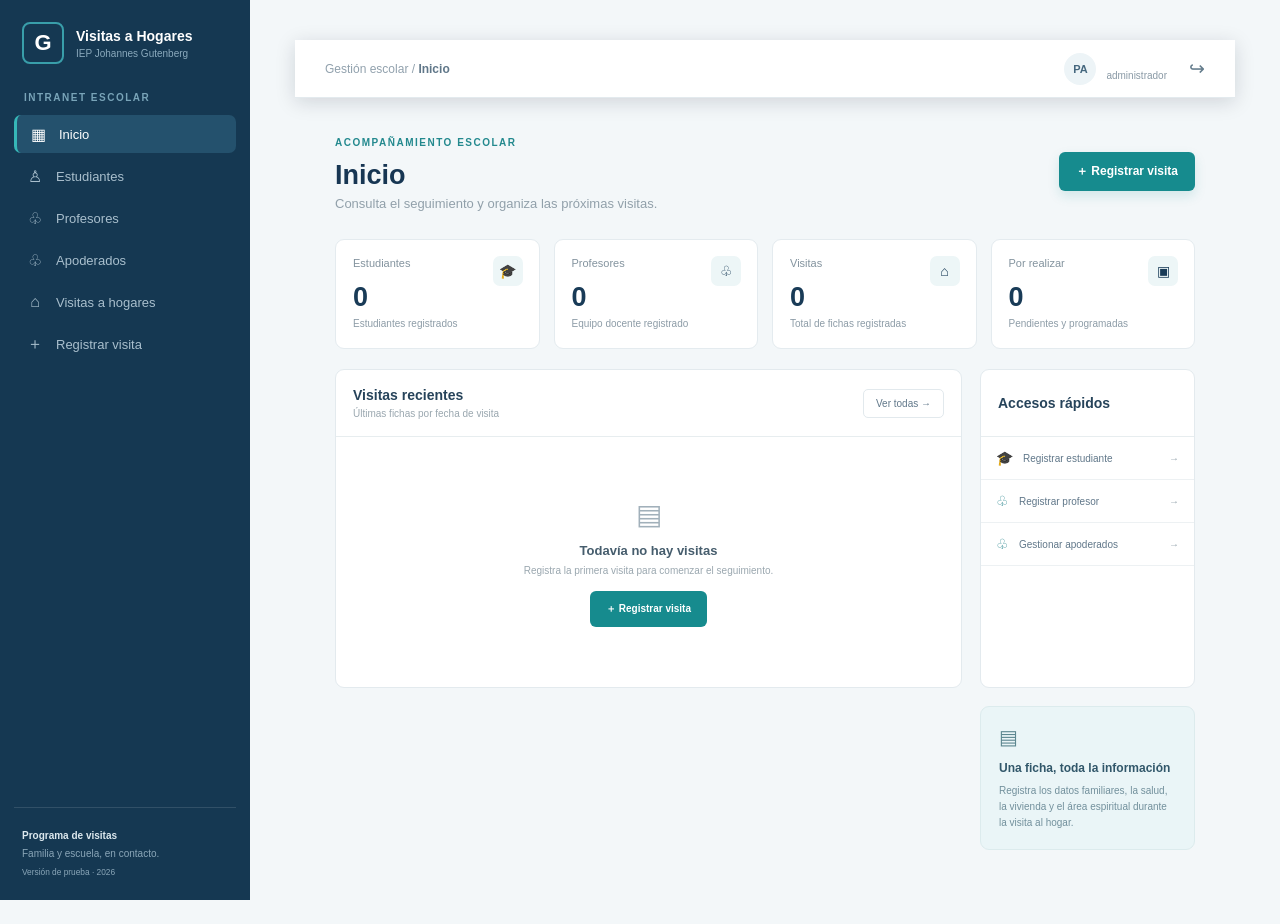
<file: frontend/index.html>
<!DOCTYPE html>
<html lang="es">

<head>

    <meta charset="UTF-8">
    <meta name="viewport" content="width=device-width, initial-scale=1.0">

    <title>Inicio | Visitas a Hogares</title>

    <link rel="stylesheet" href="css/estilos.css">

</head>

<body class="dashboard-body">

    <!-- ==========================================
         BARRA LATERAL
    =========================================== -->

    <aside class="sidebar">

        <!-- LOGO -->

        <div class="sidebar-logo">

            <div class="sidebar-logo-icon">
                G
            </div>

            <div>
                <strong>Visitas a Hogares</strong>
                <span>IEP Johannes Gutenberg</span>
            </div>

        </div>


        <!-- MENÚ -->

        <div class="sidebar-seccion">
            INTRANET ESCOLAR
        </div>


        <nav class="sidebar-menu">

            <a href="index.html" class="activo">
                <span>▦</span>
                Inicio
            </a>

            <a href="pages/alumnos.html">
                <span>♙</span>
                Estudiantes
            </a>

            <a href="pages/profesores.html">
                <span>♧</span>
                Profesores
            </a>

            <a href="#">
                <span>♧</span>
                Apoderados
            </a>

            <a href="pages/visitas.html">
                <span>⌂</span>
                Visitas a hogares
            </a>

            <a href="pages/registrar-visita.html">
                <span>＋</span>
                Registrar visita
            </a>

        </nav>


        <!-- PARTE INFERIOR -->

        <div class="sidebar-footer">

            <strong>
                Programa de visitas
            </strong>

            <span>
                Familia y escuela, en contacto.
            </span>

            <small>
                Versión de prueba · 2026
            </small>

        </div>

    </aside>


    <!-- ==========================================
         CONTENIDO
    =========================================== -->

    <main class="dashboard-main">


        <!-- ======================================
             BARRA SUPERIOR
        ======================================= -->

        <header class="dashboard-header">

            <div class="breadcrumb">
                Gestión escolar / <strong>Inicio</strong>
            </div>


            <div class="usuario-header">

                <div class="usuario-avatar">
                    PA
                </div>

                <div class="usuario-info">

                    <strong id="nombre-usuario">
                        Pablo
                    </strong>

                    <span>
                        administrador
                    </span>

                </div>

                <button
                    type="button"
                    class="btn-salir"
                    id="btn-cerrar-sesion"
                    title="Cerrar sesión">

                    ↪

                </button>

            </div>

        </header>


        <!-- ======================================
             CONTENIDO DEL DASHBOARD
        ======================================= -->

        <div class="dashboard-contenido">


            <!-- CABECERA -->

            <section class="dashboard-titulo">

                <div>

                    <span>
                        ACOMPAÑAMIENTO ESCOLAR
                    </span>

                    <h1>
                        Inicio
                    </h1>

                    <p>
                        Consulta el seguimiento y organiza las próximas visitas.
                    </p>

                </div>


                <a
                    href="pages/registrar-visita.html"
                    class="btn-registrar">

                    ＋ Registrar visita

                </a>

            </section>


            <!-- ======================================
                 ESTADÍSTICAS
            ======================================= -->

            <section class="dashboard-estadisticas">


                <!-- ESTUDIANTES -->

                <div class="dashboard-card">

                    <div class="card-icono">
                        🎓
                    </div>

                    <span>
                        Estudiantes
                    </span>

                    <strong id="total-alumnos">
                        0
                    </strong>

                    <small>
                        Estudiantes registrados
                    </small>

                </div>


                <!-- PROFESORES -->

                <div class="dashboard-card">

                    <div class="card-icono">
                        ♧
                    </div>

                    <span>
                        Profesores
                    </span>

                    <strong id="total-profesores">
                        0
                    </strong>

                    <small>
                        Equipo docente registrado
                    </small>

                </div>


                <!-- VISITAS -->

                <div class="dashboard-card">

                    <div class="card-icono">
                        ⌂
                    </div>

                    <span>
                        Visitas
                    </span>

                    <strong id="total-visitas">
                        0
                    </strong>

                    <small>
                        Total de fichas registradas
                    </small>

                </div>


                <!-- POR REALIZAR -->

                <div class="dashboard-card">

                    <div class="card-icono">
                        ▣
                    </div>

                    <span>
                        Por realizar
                    </span>

                    <strong id="total-pendientes">
                        0
                    </strong>

                    <small>
                        Pendientes y programadas
                    </small>

                </div>

            </section>


            <!-- ======================================
                 FILA PRINCIPAL
            ======================================= -->

            <section class="dashboard-grid">


                <!-- VISITAS RECIENTES -->

                <div class="dashboard-panel">

                    <div class="panel-titulo">

                        <div>

                            <h2>
                                Visitas recientes
                            </h2>

                            <p>
                                Últimas fichas por fecha de visita
                            </p>

                        </div>


                        <a href="pages/visitas.html">
                            Ver todas →
                        </a>

                    </div>


                    <div class="visitas-recientes">

                        <div class="sin-datos">

                            <div class="sin-datos-icono">
                                ▤
                            </div>

                            <strong>
                                Todavía no hay visitas
                            </strong>

                            <p>
                                Registra la primera visita para comenzar el seguimiento.
                            </p>

                            <a
                                href="pages/registrar-visita.html"
                                class="btn-registrar-pequeno">

                                ＋ Registrar visita

                            </a>

                        </div>

                    </div>

                </div>


                <!-- ACCESOS RÁPIDOS -->

                <div class="dashboard-panel accesos-panel">

                    <div class="panel-titulo">

                        <div>

                            <h2>
                                Accesos rápidos
                            </h2>

                        </div>

                    </div>


                    <div class="accesos-lista">

                        <a href="pages/alumnos.html">
                            <span>🎓</span>
                            Registrar estudiante
                            <b>→</b>
                        </a>

                        <a href="pages/profesores.html">
                            <span>♧</span>
                            Registrar profesor
                            <b>→</b>
                        </a>

                        <a href="#">
                            <span>♧</span>
                            Gestionar apoderados
                            <b>→</b>
                        </a>

                    </div>

                </div>


                <!-- INFORMACIÓN -->

                <div class="dashboard-info">

                    <div class="info-icono">
                        ▤
                    </div>

                    <strong>
                        Una ficha, toda la información
                    </strong>

                    <p>
                        Registra los datos familiares, la salud,
                        la vivienda y el área espiritual durante
                        la visita al hogar.
                    </p>

                </div>


            </section>

        </div>

    </main>


    <!-- JAVASCRIPT -->

    <script src="js/app.js"></script>

</body>

</html>
</file>
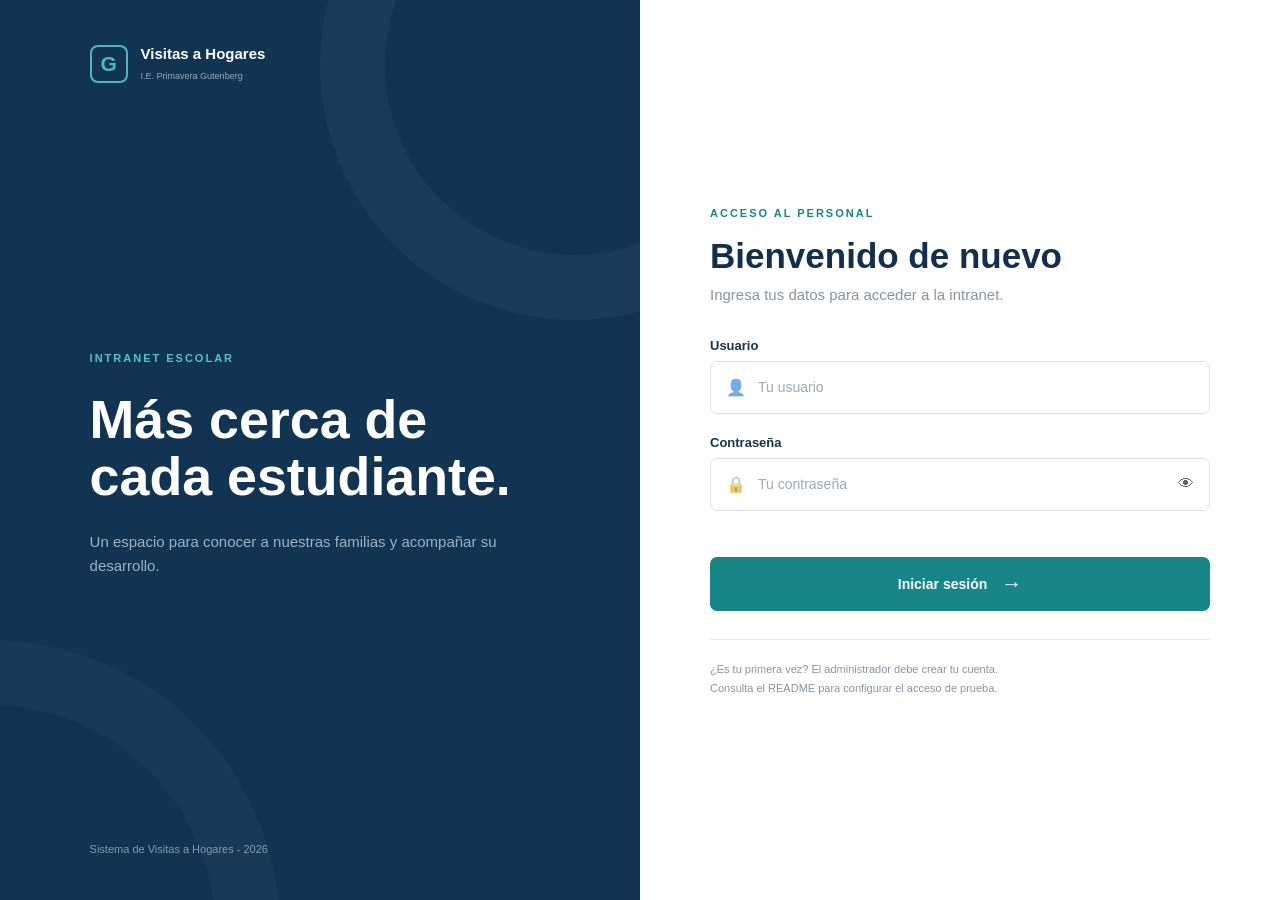
<file: frontend/login.html>
<!DOCTYPE html>
<html lang="es">

<head>
    <meta charset="UTF-8">
    <meta name="viewport" content="width=device-width, initial-scale=1.0">

    <title>Iniciar sesión | Visitas a Hogares</title>

    <link rel="stylesheet" href="css/login.css">
</head>

<body>

    <div class="login-container">

        <!-- =========================
             PANEL IZQUIERDO
        ========================== -->

        <section class="left-panel">

            <div class="logo-container">

                <div class="logo-icon">
                    G
                </div>

                <div class="logo-text">
                    <h3>Visitas a Hogares</h3>
                    <span>I.E. Primavera Gutenberg</span>
                </div>

            </div>


            <div class="left-content">

                <span class="section-title">
                    INTRANET ESCOLAR
                </span>

                <h1>
                    Más cerca de<br>
                    cada estudiante.
                </h1>

                <p>
                    Un espacio para conocer a nuestras familias
                    y acompañar su desarrollo.
                </p>

            </div>


            <div class="left-footer">
                Sistema de Visitas a Hogares - 2026
            </div>

        </section>


        <!-- =========================
             PANEL DERECHO
        ========================== -->

        <section class="right-panel">

            <div class="login-box">

                <span class="access-title">
                    ACCESO AL PERSONAL
                </span>

                <h2>
                    Bienvenido de nuevo
                </h2>

                <p class="description">
                    Ingresa tus datos para acceder a la intranet.
                </p>


                <form id="loginForm">

                    <!-- USUARIO -->

                    <div class="input-group">

                        <label for="usuario">
                            Usuario
                        </label>

                        <div class="input-container">

                            <span class="icon">
                                👤
                            </span>

                            <input
                                type="text"
                                id="usuario"
                                placeholder="Tu usuario"
                                autocomplete="username"
                            >

                        </div>

                    </div>


                    <!-- CONTRASEÑA -->

                    <div class="input-group">

                        <label for="password">
                            Contraseña
                        </label>

                        <div class="input-container">

                            <span class="icon">
                                🔒
                            </span>

                            <input
                                type="password"
                                id="password"
                                placeholder="Tu contraseña"
                                autocomplete="current-password"
                            >

                            <button
                                type="button"
                                id="showPassword"
                                class="show-password">
                                👁
                            </button>

                        </div>

                    </div>


                    <!-- MENSAJE DE ERROR -->

                    <div
                        id="errorMessage"
                        class="error-message">
                    </div>


                    <!-- BOTÓN -->

                    <button
                        type="submit"
                        class="login-button">

                        <span>
                            Iniciar sesión
                        </span>

                        <span class="arrow">
                            →
                        </span>

                    </button>

                </form>


                <div class="help-text">

                    ¿Es tu primera vez?
                    El administrador debe crear tu cuenta.

                    <br>

                    Consulta el README para configurar
                    el acceso de prueba.

                </div>

            </div>

        </section>

    </div>


    <script src="js/login.js"></script>

</body>

</html>
</file>
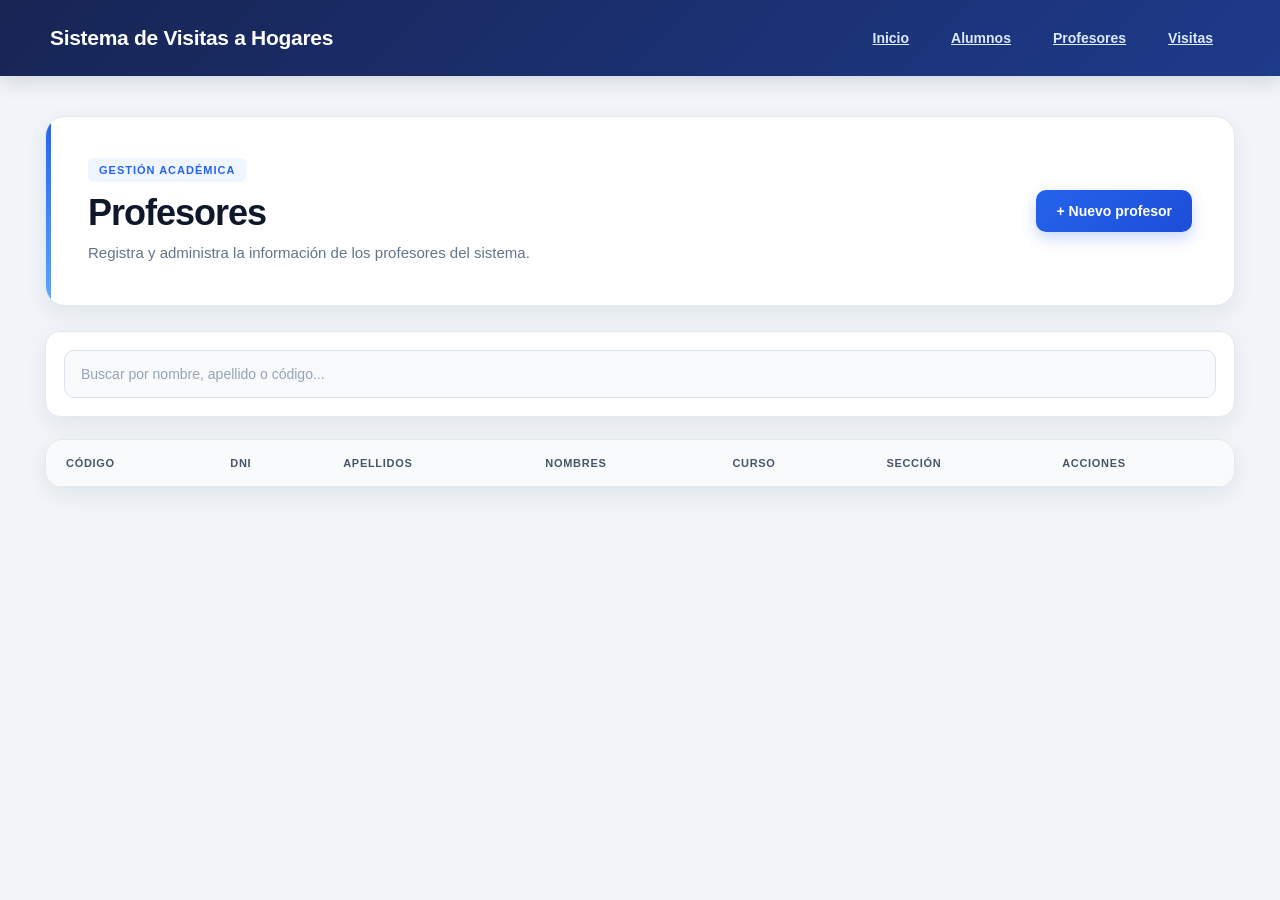
<file: frontend/pages/profesores.html>
<!DOCTYPE html>
<html lang="es">

<head>
    <meta charset="UTF-8">

    <meta name="viewport" content="width=device-width, initial-scale=1.0">

    <title>Profesores | Sistema de Visitas</title>

    <link rel="stylesheet" href="../css/estilos.css">
</head>


<body>

    <!-- ==========================================
         ENCABEZADO
    =========================================== -->

    <header>

        <div class="logo">
            Sistema de Visitas a Hogares
        </div>


        <nav>

            <a href="../index.html">
                Inicio
            </a>

            <a href="alumnos.html">
                Alumnos
            </a>

            <a href="profesores.html">
                Profesores
            </a>

            <a href="visitas.html">
                Visitas
            </a>

        </nav>

    </header>



    <!-- ==========================================
         CONTENIDO PRINCIPAL
    =========================================== -->

    <main>

        <section class="pagina-header">

            <div>

                <span class="etiqueta">
                    GESTIÓN ACADÉMICA
                </span>

                <h1>
                    Profesores
                </h1>

                <p>
                    Registra y administra la información
                    de los profesores del sistema.
                </p>

            </div>


            <button
                type="button"
                class="btn-principal"
                id="btn-nuevo-profesor">

                + Nuevo profesor

            </button>

        </section>



        <!-- ==========================================
             BUSCADOR
        =========================================== -->

        <section class="busqueda">

            <input
                type="text"
                id="buscar-profesor"
                placeholder="Buscar por nombre, apellido o código..."
            >

        </section>



        <!-- ==========================================
             TABLA DE PROFESORES
        =========================================== -->

        <section class="tabla-contenedor">

    <table>

        <thead>

            <tr>

                <th>Código</th>
                <th>DNI</th>
                <th>Apellidos</th>
                <th>Nombres</th>
                <th>Curso</th>
                <th>Sección</th>
                <th>Acciones</th>

            </tr>

        </thead>


        <tbody id="tabla-profesores">

            <!--
                JavaScript agregará aquí
                los profesores registrados.
            -->

        </tbody>

    </table>

</section>
    </main>



    <!-- ==========================================
         MODAL NUEVO PROFESOR
    =========================================== -->

    <div
        class="modal"
        id="modal-profesor">


        <div class="modal-contenido">


            <!-- CABECERA DEL MODAL -->

            <div class="modal-header">

                <div>

                    <span class="etiqueta">
                        REGISTRO
                    </span>

                    <h2>
                        Nuevo profesor
                    </h2>

                </div>


                <button
                    type="button"
                    id="cerrar-modal-profesor">

                    &times;

                </button>

            </div>



            <!-- ==========================================
                 FORMULARIO
            =========================================== -->

            <form id="form-profesor">


                <div class="form-grid">


                    <!-- CÓDIGO -->

                    <div class="campo">

                        <label for="codigo-profesor">
                            Código del profesor
                        </label>

                        <input
                            type="text"
                            id="codigo-profesor"
                            placeholder="Ej. P001"
                            required
                        >

                    </div>



                    <!-- DNI -->

                    <div class="campo">

                        <label for="dni-profesor">
                            DNI
                        </label>

                        <input
                            type="text"
                            id="dni-profesor"
                            placeholder="Ingrese DNI"
                            maxlength="8"
                            required
                        >

                    </div>



                    <!-- APELLIDOS -->

                    <div class="campo">

                        <label for="apellidos-profesor">
                            Apellidos
                        </label>

                        <input
                            type="text"
                            id="apellidos-profesor"
                            placeholder="Apellidos"
                            required
                        >

                    </div>

                    <!-- NOMBRES -->

                    <div class="campo">

                        <label for="nombres-profesor">
                            Nombres
                        </label>

                        <input
                            type="text"
                            id="nombres-profesor"
                            placeholder="Nombres"
                            required
                        >

                    </div>



                    <!-- CURSO -->

                    <div class="campo">

                        <label for="curso-profesor">
                            Curso que dicta
                        </label>

                        <select
                            id="curso-profesor"
                            required>

                            <option value="">
                                Seleccionar curso
                            </option>

                            <option value="Matemática">
                                Matemática
                            </option>

                            <option value="Comunicación">
                                Comunicación
                            </option>

                            <option value="Ciencia y Tecnología">
                                Ciencia y Tecnología
                            </option>

                            <option value="Inglés">
                                Inglés
                            </option>

                            <option value="Historia">
                                Historia
                            </option>

                            <option value="Educación Física">
                                Educación Física
                            </option>

                        </select>

                    </div>



                    <!-- SECCIÓN -->

                    <div class="campo">

                        <label for="seccion-profesor">
                            Sección
                        </label>

                        <select
                            id="seccion-profesor"
                            required>

                            <option value="">
                                Seleccionar sección
                            </option>

                            <option value="A">
                                A
                            </option>

                            <option value="B">
                                B
                            </option>

                            <option value="C">
                                C
                            </option>

                            <option value="D">
                                D
                            </option>

                        </select>

                    </div>


                </div>



                <!-- ==========================================
                     BOTONES
                =========================================== -->

                <div class="modal-acciones">

                    <button
                        type="button"
                        class="btn-cancelar"
                        id="cancelar-profesor">

                        Cancelar

                    </button>


                    <button
                        type="submit"
                        class="btn-principal">

                        Guardar profesor

                    </button>

                </div>


            </form>

        </div>

    </div>



    <!-- JAVASCRIPT -->

    <script src="../js/profesores.js"></script>

</body>

</html>
</file>
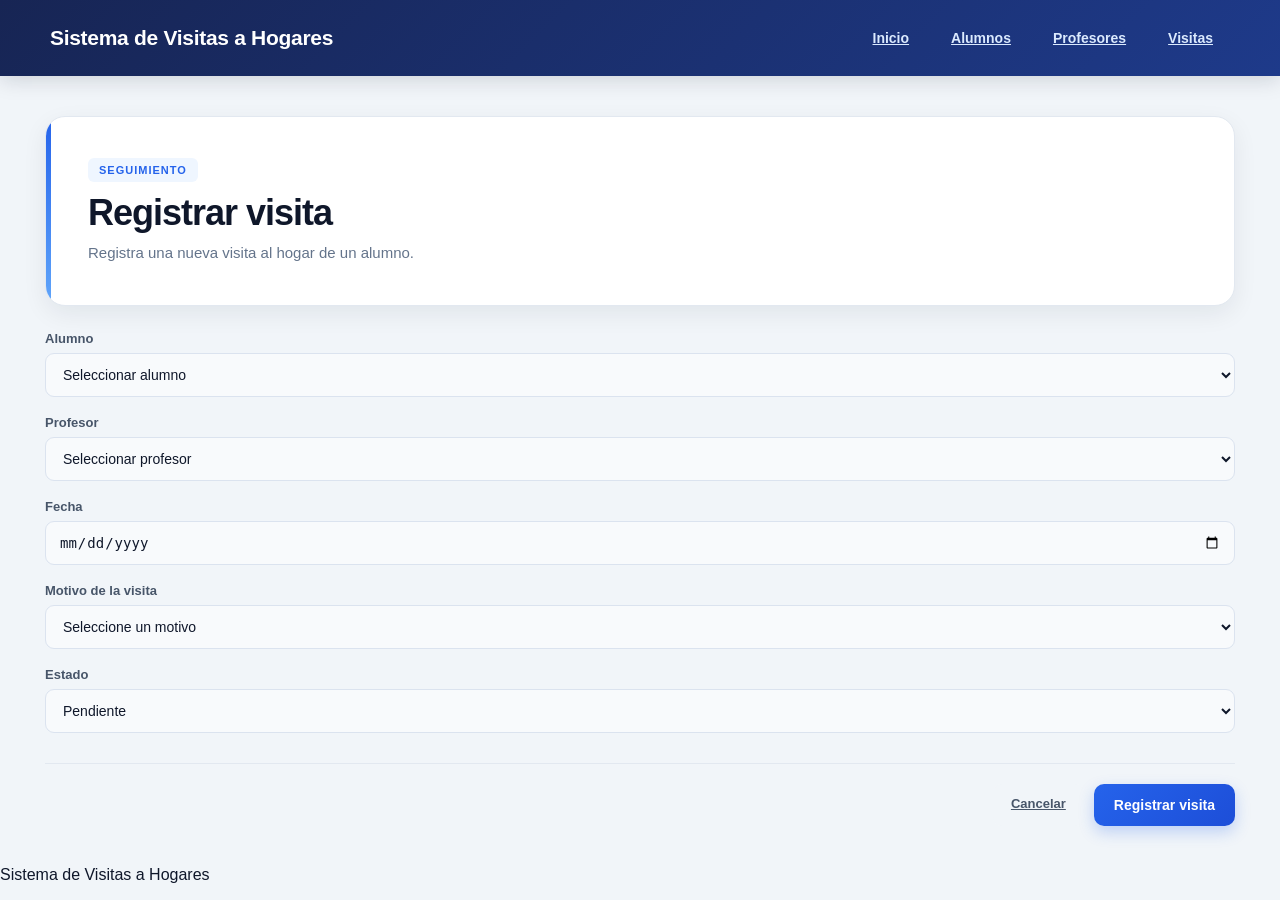
<file: frontend/pages/registrar-visita.html>
<!DOCTYPE html>
<html lang="es">

<head>

    <meta charset="UTF-8">

    <meta name="viewport"
          content="width=device-width, initial-scale=1.0">

    <title>Registrar Visita | Sistema de Visitas a Hogares</title>

    <link rel="stylesheet"
          href="../css/estilos.css">

</head>


<body>


    <!-- ==========================================
         ENCABEZADO
    =========================================== -->

    <header>

        <div class="logo">
            Sistema de Visitas a Hogares
        </div>


        <nav>

            <a href="../index.html">
                Inicio
            </a>

            <a href="alumnos.html">
                Alumnos
            </a>

            <a href="profesores.html">
                Profesores
            </a>

            <a href="visitas.html">
                Visitas
            </a>

        </nav>

    </header>



    <!-- ==========================================
         CONTENIDO PRINCIPAL
    =========================================== -->

    <main>


        <!-- ==========================================
             ENCABEZADO DE LA PÁGINA
        =========================================== -->

        <section class="pagina-header">

            <div>

                <span class="etiqueta">
                    SEGUIMIENTO
                </span>

                <h1>
                    Registrar visita
                </h1>

                <p>
                    Registra una nueva visita al hogar de un alumno.
                </p>

            </div>

        </section>



        <!-- ==========================================
             FORMULARIO
        =========================================== -->

        <section class="bienvenida">

            <form id="form-registro-visita">


                <!-- ALUMNO -->

                <div class="campo">

    <label for="alumno-registro">
        Alumno
    </label>

    <select id="alumno-registro" required>

        <option value="">
            Seleccionar alumno
        </option>

    </select>

</div>

                <br>


                <!-- PROFESOR -->

                <div class="campo">

    <label for="profesor-registro">
        Profesor
    </label>

    <select id="profesor-registro" required>

        <option value="">
            Seleccionar profesor
        </option>

    </select>

</div>
                <br>


                <!-- FECHA -->

                <div class="campo">

                    <label for="fecha-registro">
                        Fecha
                    </label>

                    <input
                        type="date"
                        id="fecha-registro"
                        required
                    >

                </div>


                <br>


                <!-- MOTIVO -->

                <div class="campo">

                    <label for="motivo-registro">
                        Motivo de la visita
                    </label>

                    <select
                        id="motivo-registro"
                        required
                    >

                        <option value="">
                            Seleccione un motivo
                        </option>

                        <option value="Seguimiento académico">
                            Seguimiento académico
                        </option>

                        <option value="Problemas de asistencia">
                            Problemas de asistencia
                        </option>

                        <option value="Problemas familiares">
                            Problemas familiares
                        </option>

                        <option value="Orientación">
                            Orientación
                        </option>

                        <option value="Otro">
                            Otro
                        </option>

                    </select>

                </div>


                <br>


                <!-- ESTADO -->

                <div class="campo">

                    <label for="estado-registro">
                        Estado
                    </label>

                    <select
                        id="estado-registro"
                        required
                    >

                        <option value="Pendiente">
                            Pendiente
                        </option>

                        <option value="Realizada">
                            Realizada
                        </option>

                        <option value="Cancelada">
                            Cancelada
                        </option>

                    </select>

                </div>


                <!-- BOTONES -->

                <div class="modal-acciones">

                    <a
                        href="visitas.html"
                        class="btn-cancelar">
                        Cancelar
                    </a>

                    <button
                        type="submit"
                        class="btn-principal">
                        Registrar visita
                    </button>

                </div>


            </form>

        </section>


    </main>



    <!-- ==========================================
         PIE DE PÁGINA
    =========================================== -->

    <footer>

        Sistema de Visitas a Hogares

    </footer>

     <script src="../js/registrar-visita.js"></script> 

</body>

</html>
</file>
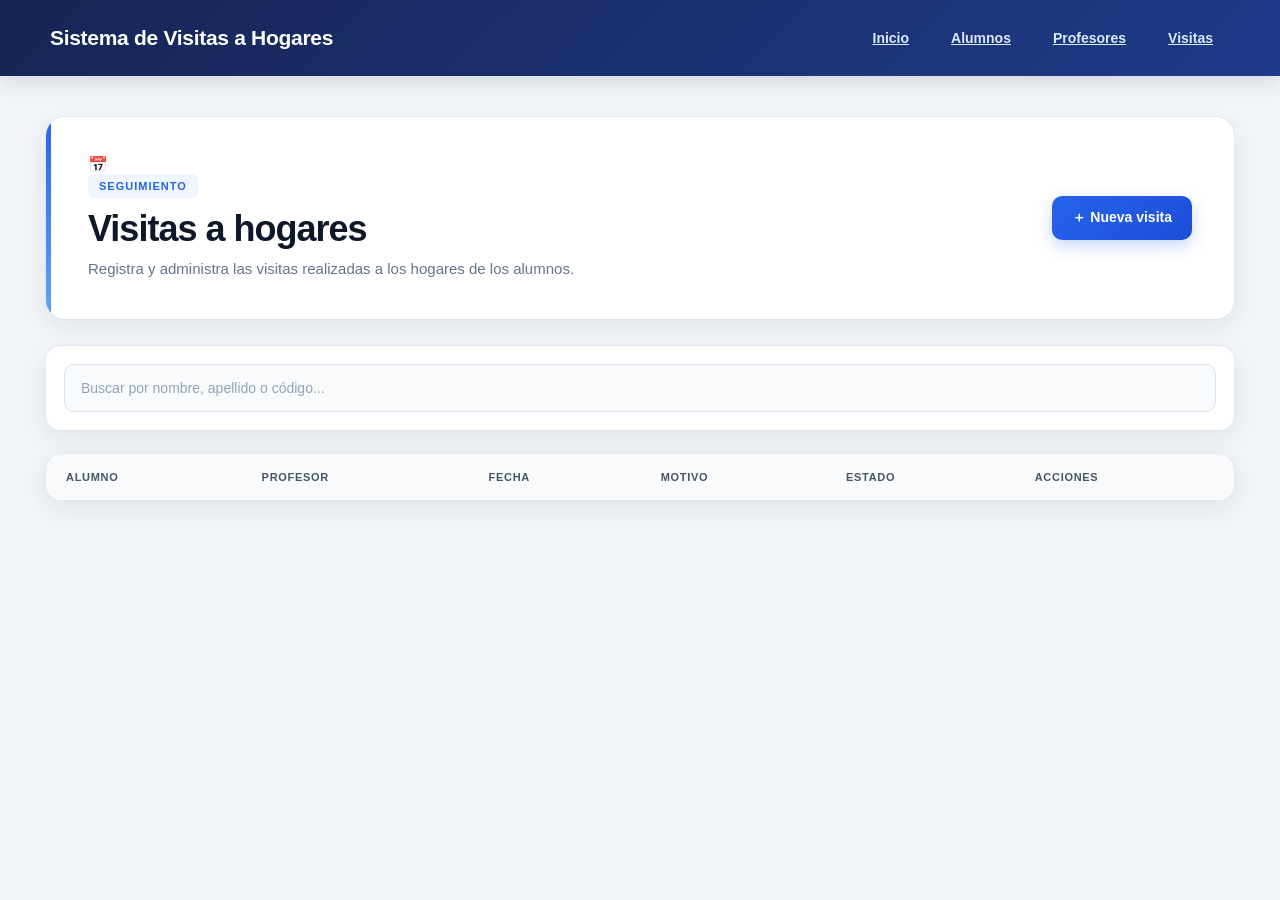
<file: frontend/pages/visitas.html>
<!DOCTYPE html>
<html lang="es">

<head>
    <meta charset="UTF-8">
    <meta name="viewport" content="width=device-width, initial-scale=1.0">

    <title>Visitas | Sistema de Visitas a Hogares</title>

    <link rel="stylesheet" href="../css/estilos.css">
</head>

<body>

    <!-- ==========================================
         ENCABEZADO
    =========================================== -->

    <header>

        <div class="logo">
            Sistema de Visitas a Hogares
        </div>

        <nav>

            <a href="../index.html">
                Inicio
            </a>

            <a href="alumnos.html">
                Alumnos
            </a>

            <a href="profesores.html">
                Profesores
            </a>

            <a href="visitas.html">
                Visitas
            </a>

        </nav>

    </header>


    <!-- ==========================================
         CONTENIDO PRINCIPAL
    =========================================== -->

    <main>

        <!-- CABECERA DE VISITAS -->

        <section class="pagina-header">

            <div class="pagina-titulo">

                <div class="icono-pagina">
                    📅
                </div>

                <div>

                    <span class="etiqueta">
                        SEGUIMIENTO
                    </span>

                    <h1>
                        Visitas a hogares
                    </h1>

                    <p>
                        Registra y administra las visitas realizadas
                        a los hogares de los alumnos.
                    </p>

                </div>

            </div>


            <button
                type="button"
                class="btn-principal"
                id="btn-nueva-visita">

                <span>＋</span>
                Nueva visita

            </button>

        </section>


        <!-- ==========================================
             BUSCADOR
        =========================================== -->
<section class="busqueda">

    <input
        type="text"
        id="buscar-alumno"
        placeholder="Buscar por nombre, apellido o código..."
    >

</section>


        <!-- ==========================================
             TABLA DE VISITAS
        =========================================== -->

        <section class="tabla-contenedor">

            <table>

                <thead>

                    <tr>

                        <th>Alumno</th>
                        <th>Profesor</th>
                        <th>Fecha</th>
                        <th>Motivo</th>
                        <th>Estado</th>
                        <th>Acciones</th>

                    </tr>

                </thead>


                <tbody id="tabla-visitas">

                    <!-- VISITA DE EJEMPLO -->

                    <tr>

                        <td>
                            Juan Pérez García
                        </td>

                        <td>
                            Carlos López
                        </td>

                        <td>
                            05/09/2026
                        </td>

                        <td>
                            Seguimiento académico
                        </td>

                        <td>
                            <span class="badge-estado pendiente">
                                Pendiente
                            </span>
                        </td>

                        <td>

                            <div class="acciones-tabla">

                                <button
                                    type="button"
                                    class="btn-editar-visita btn-editar">

                                    ✏️ Editar

                                </button>


                                <button
                                    type="button"
                                    class="btn-eliminar-visita btn-eliminar">

                                    🗑️ Eliminar

                                </button>

                            </div>

                        </td>

                    </tr>

                </tbody>

            </table>

        </section>

    </main>


    <!-- ==========================================
         MODAL NUEVA VISITA
    =========================================== -->

    <div
        class="modal"
        id="modal-visita">

        <div class="modal-contenido">

            <!-- CABECERA DEL MODAL -->

            <div class="modal-header">

                <div>

                    <span class="etiqueta">
                        REGISTRO
                    </span>

                    <h2>
                        Nueva visita
                    </h2>

                </div>

                <button
                    type="button"
                    id="cerrar-modal-visita">

                    &times;

                </button>

            </div>


            <!-- FORMULARIO -->

            <form id="form-visita">

                <div class="form-grid">

                    <!-- ALUMNO -->

                    <div class="campo">

                        <label for="alumno-visita">
                            Alumno
                        </label>

                        <input
                            type="text"
                            id="alumno-visita"
                            placeholder="Nombre del alumno"
                            required
                        >

                    </div>


                    <!-- PROFESOR -->

                    <div class="campo">

                        <label for="profesor-visita">
                            Profesor responsable
                        </label>

                        <input
                            type="text"
                            id="profesor-visita"
                            placeholder="Nombre del profesor"
                            required
                        >

                    </div>


                    <!-- FECHA -->

                    <div class="campo">

                        <label for="fecha-visita">
                            Fecha de visita
                        </label>

                        <input
                            type="date"
                            id="fecha-visita"
                            required
                        >

                    </div>


                    <!-- MOTIVO -->

                    <div class="campo">

                        <label for="motivo-visita">
                            Motivo
                        </label>

                        <select
                            id="motivo-visita"
                            required>

                            <option value="">
                                Seleccionar motivo
                            </option>

                            <option value="Seguimiento académico">
                                Seguimiento académico
                            </option>

                            <option value="Inasistencia">
                                Inasistencia
                            </option>

                            <option value="Problemas familiares">
                                Problemas familiares
                            </option>

                            <option value="Rendimiento académico">
                                Rendimiento académico
                            </option>

                            <option value="Otro">
                                Otro
                            </option>

                        </select>

                    </div>


                    <!-- ESTADO -->

                    <div class="campo">

                        <label for="estado-visita">
                            Estado
                        </label>

                        <select
                            id="estado-visita"
                            required>

                            <option value="">
                                Seleccionar estado
                            </option>

                            <option value="Pendiente">
                                Pendiente
                            </option>

                            <option value="Programada">
                                Programada
                            </option>

                            <option value="Realizada">
                                Realizada
                            </option>

                            <option value="Cancelada">
                                Cancelada
                            </option>

                        </select>

                    </div>


                    <!-- OBSERVACIONES -->

                    <div class="campo">

                        <label for="observaciones-visita">
                            Observaciones
                        </label>

                        <input
                            type="text"
                            id="observaciones-visita"
                            placeholder="Observaciones de la visita"
                        >

                    </div>

                </div>


                <!-- BOTONES -->

                <div class="modal-acciones">

                    <button
                        type="button"
                        class="btn-cancelar"
                        id="cancelar-visita">

                        Cancelar

                    </button>

                    <button
                        type="submit"
                        class="btn-principal">

                        Guardar visita

                    </button>

                </div>

            </form>

        </div>

    </div>


    <!-- JAVASCRIPT -->

    <script src="../js/visitas.js"></script>

</body>

</html>
</file>
<file: frontend/css/estilos.css>
/* =========================================================
   SISTEMA DE VISITAS A HOGARES
   DISEÑO PROFESIONAL - ALUMNOS / PROFESORES / VISITAS
========================================================= */

* {
    margin: 0;
    padding: 0;
    box-sizing: border-box;
}

:root {
    --azul: #2563eb;
    --azul-oscuro: #172554;
    --azul-hover: #1d4ed8;
    --fondo: #f1f5f9;
    --blanco: #ffffff;
    --texto: #0f172a;
    --texto-secundario: #64748b;
    --borde: #e2e8f0;
    --verde: #16a34a;
    --rojo: #dc2626;
    --sombra: 0 8px 25px rgba(15, 23, 42, 0.07);
}

body {
    font-family: "Segoe UI", Arial, sans-serif;
    background: var(--fondo);
    color: var(--texto);
}


/* =========================================================
   HEADER
========================================================= */

header {
    height: 76px;

    background: linear-gradient(
        135deg,
        #172554,
        #1e3a8a
    );

    color: white;

    display: flex;
    align-items: center;
    justify-content: space-between;

    padding: 0 50px;

    position: sticky;
    top: 0;

    z-index: 1000;

    box-shadow: 0 4px 20px rgba(15, 23, 42, 0.15);
}


/* LOGO */

header .logo {
    font-size: 21px;
    font-weight: 700;

    color: white;

    padding: 0;

    letter-spacing: -0.3px;
}


/* =========================================================
   MENÚ
========================================================= */

header nav {
    display: flex;
    align-items: center;

    gap: 8px;
}

header nav a {
    position: relative;

    color: #dbeafe;

    font-size: 14px;
    font-weight: 600;

    padding: 11px 17px;

    border-radius: 9px;

    transition: all 0.25s ease;
}

header nav a:hover {
    color: white;
    background: rgba(255,255,255,0.12);
}


/* =========================================================
   CONTENIDO
========================================================= */

main {
    width: 100%;
    max-width: 1450px;

    margin: 0 auto;

    padding: 40px 45px;
}


/* =========================================================
   CABECERA DE PÁGINA
========================================================= */

.pagina-header {
    position: relative;

    display: flex;

    align-items: center;

    justify-content: space-between;

    min-height: 190px;

    padding: 38px 42px;

    margin-bottom: 25px;

    background: white;

    border: 1px solid var(--borde);

    border-radius: 20px;

    overflow: hidden;

    box-shadow: var(--sombra);
}


/* línea azul lateral */

.pagina-header::before {
    content: "";

    position: absolute;

    left: 0;
    top: 0;

    width: 5px;
    height: 100%;

    background: linear-gradient(
        180deg,
        #2563eb,
        #60a5fa
    );
}


/* etiqueta */

.etiqueta {
    display: inline-block;

    padding: 6px 11px;

    background: #eff6ff;

    color: var(--azul);

    border-radius: 6px;

    font-size: 11px;

    font-weight: 800;

    letter-spacing: 1px;
}


/* título */

.pagina-header h1 {
    margin-top: 10px;
    margin-bottom: 7px;

    font-size: 36px;

    font-weight: 750;

    letter-spacing: -1px;

    color: #0f172a;
}


/* descripción */

.pagina-header p {
    color: var(--texto-secundario);

    font-size: 15px;

    line-height: 1.6;
}


/* =========================================================
   BOTÓN PRINCIPAL
========================================================= */

.btn-principal {
    border: none;

    background: linear-gradient(
        135deg,
        #2563eb,
        #1d4ed8
    );

    color: white;

    padding: 13px 20px;

    border-radius: 10px;

    font-size: 14px;

    font-weight: 700;

    cursor: pointer;

    box-shadow: 0 6px 15px rgba(37, 99, 235, 0.25);

    transition: all 0.25s ease;
}

.btn-principal:hover {
    transform: translateY(-2px);

    box-shadow: 0 10px 20px rgba(37, 99, 235, 0.30);

    background: linear-gradient(
        135deg,
        #1d4ed8,
        #1e40af
    );
}


/* =========================================================
   BUSCADOR
========================================================= */

.busqueda {
    width: 100%;

    background: white;

    padding: 18px;

    margin-bottom: 22px;

    border: 1px solid var(--borde);

    border-radius: 15px;

    box-shadow: var(--sombra);
}

.busqueda input {
    width: 100%;

    height: 48px;

    border: 1px solid #dbe3ef;

    border-radius: 10px;

    background: #f8fafc;

    padding: 0 16px;

    color: var(--texto);

    font-size: 14px;

    outline: none;

    transition: all 0.25s ease;
}

.busqueda input::placeholder {
    color: #94a3b8;
}

.busqueda input:hover {
    border-color: #bfdbfe;
}

.busqueda input:focus {
    background: white;

    border-color: var(--azul);

    box-shadow:
        0 0 0 4px rgba(37, 99, 235, 0.10);
}


/* =========================================================
   TABLA
========================================================= */

.tabla-contenedor {
    width: 100%;

    background: white;

    border: 1px solid var(--borde);

    border-radius: 18px;

    overflow: hidden;

    box-shadow: var(--sombra);
}

.tabla-contenedor table {
    width: 100%;

    border-collapse: collapse;
}


/* CABECERA */

.tabla-contenedor thead {
    background: #f8fafc;
}

.tabla-contenedor th {
    padding: 17px 20px;

    text-align: left;

    color: #475569;

    font-size: 11px;

    font-weight: 800;

    letter-spacing: 0.7px;

    text-transform: uppercase;

    border-bottom: 1px solid var(--borde);
}


/* CELDAS */

.tabla-contenedor td {
    padding: 17px 20px;

    color: #334155;

    font-size: 14px;

    border-bottom: 1px solid #eef2f7;
}


/* FILAS */

.tabla-contenedor tbody tr {
    transition: background 0.2s ease;
}

.tabla-contenedor tbody tr:hover {
    background: #f8fbff;
}

.tabla-contenedor tbody tr:last-child td {
    border-bottom: none;
}


/* =========================================================
   CÓDIGO DEL ALUMNO
========================================================= */

.tabla-contenedor td:first-child {
    color: var(--azul);

    font-weight: 700;
}


/* =========================================================
   BOTONES EDITAR / ELIMINAR
========================================================= */

.btn-editar,
.btn-eliminar {
    border: none;

    padding: 8px 13px;

    border-radius: 8px;

    font-size: 12px;

    font-weight: 700;

    cursor: pointer;

    transition: all 0.2s ease;
}


/* EDITAR */

.btn-editar {
    color: #2563eb;

    background: #eff6ff;

    border: 1px solid #dbeafe;
}

.btn-editar:hover {
    color: white;

    background: #2563eb;

    transform: translateY(-1px);
}


/* ELIMINAR */

.btn-eliminar {
    color: #dc2626;

    background: #fef2f2;

    border: 1px solid #fee2e2;
}

.btn-eliminar:hover {
    color: white;

    background: #dc2626;

    transform: translateY(-1px);
}


/* =========================================================
   MODAL
========================================================= */

.modal {
    position: fixed;

    inset: 0;

    display: none;

    align-items: center;
    justify-content: center;

    padding: 20px;

    background: rgba(15, 23, 42, 0.65);

    backdrop-filter: blur(5px);

    z-index: 2000;
}

.modal.activo {
    display: flex;
}


/* CONTENIDO */

.modal-contenido {
    width: 100%;

    max-width: 680px;

    background: white;

    border-radius: 20px;

    padding: 32px;

    box-shadow:
        0 25px 60px rgba(15, 23, 42, 0.25);

    animation: modalEntrada 0.25s ease;
}

@keyframes modalEntrada {

    from {
        opacity: 0;
        transform: translateY(20px) scale(0.98);
    }

    to {
        opacity: 1;
        transform: translateY(0) scale(1);
    }

}


/* =========================================================
   CABECERA MODAL
========================================================= */

.modal-header {
    display: flex;

    align-items: flex-start;

    justify-content: space-between;

    margin-bottom: 28px;
}

.modal-header h2 {
    margin-top: 8px;

    color: #0f172a;

    font-size: 25px;
}


/* BOTÓN CERRAR */

.modal-header button {
    width: 38px;
    height: 38px;

    border: none;

    border-radius: 9px;

    background: #f1f5f9;

    color: #64748b;

    font-size: 23px;

    cursor: pointer;

    transition: 0.2s;
}

.modal-header button:hover {
    background: #fee2e2;

    color: #dc2626;
}


/* =========================================================
   FORMULARIO
========================================================= */

.form-grid {
    display: grid;

    grid-template-columns: repeat(2, 1fr);

    gap: 20px;
}

.campo {
    display: flex;

    flex-direction: column;

    gap: 7px;
}

.campo label {
    color: #475569;

    font-size: 13px;

    font-weight: 700;
}

.campo input,
.campo select {
    width: 100%;

    height: 44px;

    padding: 0 13px;

    border: 1px solid #dbe3ef;

    border-radius: 9px;

    background: #f8fafc;

    color: #0f172a;

    font-size: 14px;

    outline: none;

    transition: 0.2s;
}

.campo input:focus,
.campo select:focus {
    background: white;

    border-color: var(--azul);

    box-shadow:
        0 0 0 4px rgba(37, 99, 235, 0.10);
}


/* =========================================================
   BOTONES MODAL
========================================================= */

.modal-acciones {
    display: flex;

    justify-content: flex-end;

    gap: 10px;

    margin-top: 30px;

    padding-top: 20px;

    border-top: 1px solid var(--borde);
}

.btn-cancelar {
    border: none;

    padding: 12px 18px;

    border-radius: 9px;

    background: #f1f5f9;

    color: #475569;

    font-size: 13px;

    font-weight: 700;

    cursor: pointer;

    transition: 0.2s;
}

.btn-cancelar:hover {
    background: #e2e8f0;
}


/* =========================================================
   RESPONSIVE
========================================================= */

@media (max-width: 900px) {

    header {
        padding: 0 25px;
    }

    main {
        padding: 30px 25px;
    }

    .pagina-header {
        flex-direction: column;

        align-items: flex-start;

        gap: 25px;
    }

    .form-grid {
        grid-template-columns: 1fr;
    }

}


@media (max-width: 650px) {

    header {
        height: auto;

        padding: 18px;

        flex-direction: column;

        gap: 15px;
    }

    header nav {
        width: 100%;

        justify-content: center;

        flex-wrap: wrap;
    }

    main {
        padding: 18px;
    }

    .pagina-header {
        padding: 28px 24px;
    }

    .pagina-header h1 {
        font-size: 29px;
    }

    .tabla-contenedor {
        overflow-x: auto;
    }

    .tabla-contenedor table {
        min-width: 850px;
    }

    .modal-contenido {
        padding: 24px;
    }

}

/* ==========================================
   DISEÑO PROFESIONAL - TABLA ALUMNOS
========================================== */

.codigo-alumno {
    display: inline-flex;
    align-items: center;

    background: #eaf1ff;
    color: #2563eb;

    padding: 6px 10px;

    border-radius: 7px;

    font-size: 13px;
    font-weight: 700;
}


/* DNI */

.dato-dni {
    color: #64748b;
    font-family: monospace;
    font-size: 13px;
}


/* NOMBRE */

.tabla-contenedor td strong {
    color: #172b4d;
    font-weight: 600;
}


/* GRADO */

.badge-grado {
    display: inline-flex;

    align-items: center;
    justify-content: center;

    min-width: 38px;

    padding: 6px 10px;

    background: #eef2ff;

    color: #4f46e5;

    border-radius: 7px;

    font-size: 12px;

    font-weight: 700;
}


/* SECCIÓN */

.badge-seccion {
    display: inline-flex;

    align-items: center;
    justify-content: center;

    width: 32px;
    height: 32px;

    background: #ecfdf5;

    color: #059669;

    border-radius: 50%;

    font-size: 12px;

    font-weight: 700;
}


/* ==========================================
   ACCIONES
========================================== */

.acciones-tabla {
    display: flex;
    align-items: center;

    gap: 8px;
}


.acciones-tabla button {
    border: none;

    padding: 8px 12px;

    border-radius: 8px;

    font-size: 12px;

    font-weight: 600;

    cursor: pointer;

    transition: all 0.2s ease;
}


/* EDITAR */

.acciones-tabla .btn-editar {
    background: #eff6ff;
    color: #2563eb;

    border: 1px solid #dbeafe;
}


.acciones-tabla .btn-editar:hover {
    background: #2563eb;
    color: white;

    transform: translateY(-1px);

    box-shadow: 0 4px 10px rgba(37, 99, 235, 0.20);
}


/* ELIMINAR */

.acciones-tabla .btn-eliminar {
    background: #fef2f2;
    color: #dc2626;

    border: 1px solid #fee2e2;
}


.acciones-tabla .btn-eliminar:hover {
    background: #dc2626;
    color: white;

    transform: translateY(-1px);

    box-shadow: 0 4px 10px rgba(220, 38, 38, 0.20);
}


/* ==========================================
   FILAS
========================================== */

.tabla-contenedor tbody tr {
    transition: all 0.2s ease;
}


.tabla-contenedor tbody tr:hover {
    background: #f8fbff;

    box-shadow: inset 4px 0 0 #2864dc;
}


.tabla-contenedor td {
    vertical-align: middle;
}

/* =========================================================
   INICIO - DASHBOARD
========================================================= */

.estadisticas {
    display: grid;

    grid-template-columns: repeat(4, 1fr);

    gap: 20px;

    margin-bottom: 25px;
}


.tarjeta {
    background: white;

    border: 1px solid var(--borde);

    border-radius: 16px;

    padding: 24px;

    box-shadow: var(--sombra);

    transition: all 0.25s ease;
}


.tarjeta:hover {
    transform: translateY(-3px);

    box-shadow:
        0 12px 30px rgba(15, 23, 42, 0.10);
}


.icono-estadistica {
    width: 45px;
    height: 45px;

    display: flex;

    align-items: center;
    justify-content: center;

    background: #eff6ff;

    border-radius: 10px;

    font-size: 22px;

    margin-bottom: 15px;
}


.tarjeta h3 {
    margin-bottom: 5px;

    color: #334155;

    font-size: 16px;
}


.tarjeta strong {
    display: block;

    margin: 5px 0;

    color: #0f172a;

    font-size: 30px;
}


.tarjeta p {
    margin-bottom: 15px;

    color: var(--texto-secundario);

    font-size: 13px;
}


.tarjeta a {
    color: var(--azul);

    font-size: 13px;

    font-weight: 700;

    text-decoration: none;
}


.tarjeta a:hover {
    color: var(--azul-hover);
}


/* =========================================================
   PANELES
========================================================= */

.paneles-dashboard {
    display: grid;

    grid-template-columns: 1.5fr 1fr;

    gap: 20px;
}


.panel {
    background: white;

    border: 1px solid var(--borde);

    border-radius: 16px;

    overflow: hidden;

    box-shadow: var(--sombra);
}


.panel-header {
    display: flex;

    align-items: center;

    justify-content: space-between;

    padding: 20px;

    border-bottom: 1px solid var(--borde);
}


.panel-header h2 {
    color: #0f172a;

    font-size: 16px;
}


.panel-header a {
    color: var(--azul);

    font-size: 13px;

    font-weight: 700;

    text-decoration: none;
}


/* =========================================================
   TABLA DEL INICIO
========================================================= */

.tabla-responsive {
    overflow-x: auto;
}


.panel table {
    width: 100%;

    border-collapse: collapse;
}


.panel th {
    padding: 14px 18px;

    background: #f8fafc;

    color: #475569;

    font-size: 11px;

    text-align: left;

    text-transform: uppercase;
}


.panel td {
    padding: 15px 18px;

    color: #475569;

    font-size: 13px;

    border-top: 1px solid #eef2f7;
}


/* =========================================================
   PRÓXIMAS VISITAS
========================================================= */

.proximas-visitas {
    padding: 20px;
}


.sin-visitas {
    padding: 25px;

    text-align: center;

    color: #64748b;

    font-size: 14px;
}


/* =========================================================
   RESPONSIVE INICIO
========================================================= */

@media (max-width: 1000px) {

    .estadisticas {
        grid-template-columns: repeat(2, 1fr);
    }

    .paneles-dashboard {
        grid-template-columns: 1fr;
    }

}


@media (max-width: 650px) {

    .estadisticas {
        grid-template-columns: 1fr;
    }

}

/* =========================================================
   DASHBOARD
========================================================= */

.dashboard-body {
    margin: 0;
    padding: 0;
    min-height: 100vh;
    background: #f3f7f9;
    color: #193b57;
    font-family: Arial, sans-serif;

    display: flex;
}


/* =========================================================
   SIDEBAR
========================================================= */

.sidebar {
    width: 250px;
    min-width: 250px;
    min-height: 100vh;

    box-sizing: border-box;

    background: #153852;
    color: white;

    display: flex;
    flex-direction: column;

    padding: 22px 14px;

    position: fixed;
    left: 0;
    top: 0;
    bottom: 0;
}


/* LOGO */

.sidebar-logo {
    display: flex;
    align-items: center;

    gap: 12px;

    padding: 0 8px 28px;
}


.sidebar-logo-icon {
    width: 42px;
    height: 42px;

    border: 2px solid #399eaa;
    border-radius: 8px;

    display: flex;
    align-items: center;
    justify-content: center;

    font-size: 22px;
    font-weight: bold;
}


.sidebar-logo strong {
    display: block;

    font-size: 14px;
}


.sidebar-logo span {
    display: block;

    margin-top: 4px;

    font-size: 10px;

    color: #8baabd;
}


/* SECCIÓN */

.sidebar-seccion {
    padding: 0 10px 12px;

    font-size: 10px;
    font-weight: bold;

    letter-spacing: 1.5px;

    color: #79a4b8;
}


/* MENÚ */

.sidebar-menu {
    display: flex;
    flex-direction: column;
    gap: 4px;
}


.sidebar-menu a {
    height: 38px;

    padding: 0 12px;

    box-sizing: border-box;

    display: flex;
    align-items: center;

    gap: 12px;

    border-radius: 7px;

    color: #a9bfcd;

    text-decoration: none;

    font-size: 13px;

    transition: 0.2s;
}


.sidebar-menu a span {
    width: 18px;

    font-size: 16px;

    text-align: center;
}


.sidebar-menu a:hover {
    background: #204966;
    color: white;
}


.sidebar-menu a.activo {
    background: #24516d;
    color: white;

    border-left: 3px solid #36b7b8;
}


/* FOOTER */

.sidebar-footer {
    margin-top: auto;

    border-top: 1px solid rgba(255,255,255,0.12);

    padding: 20px 8px 0;

    color: #8aa6b8;

    font-size: 10px;
    line-height: 1.5;
}


.sidebar-footer strong {
    display: block;

    color: #dce8ee;

    margin-bottom: 3px;
}


.sidebar-footer span {
    display: block;
}


.sidebar-footer small {
    display: block;

    margin-top: 5px;
}


/* =========================================================
   CONTENIDO PRINCIPAL
========================================================= */

.dashboard-main {
    margin-left: 250px;

    width: calc(100% - 250px);

    min-height: 100vh;
}


/* =========================================================
   HEADER
========================================================= */

.dashboard-header {
    height: 58px;

    box-sizing: border-box;

    background: white;

    border-bottom: 1px solid #e3eaee;

    display: flex;
    align-items: center;
    justify-content: space-between;

    padding: 0 30px;
}


.breadcrumb {
    color: #91a1ad;

    font-size: 12px;
}


.breadcrumb strong {
    color: #607789;
}


/* USUARIO */

.usuario-header {
    display: flex;
    align-items: center;

    gap: 10px;
}


.usuario-avatar {
    width: 32px;
    height: 32px;

    border-radius: 50%;

    background: #edf4f7;

    display: flex;
    align-items: center;
    justify-content: center;

    font-size: 11px;
    font-weight: bold;

    color: #45677e;
}


.usuario-info strong {
    display: block;

    font-size: 11px;
}


.usuario-info span {
    display: block;

    margin-top: 2px;

    font-size: 10px;

    color: #8999a5;
}


.btn-salir {
    margin-left: 12px;

    border: none;

    background: transparent;

    color: #647c8c;

    font-size: 19px;

    cursor: pointer;
}


/* =========================================================
   CONTENIDO
========================================================= */

.dashboard-contenido {
    padding: 34px 40px;
}


/* =========================================================
   TÍTULO
========================================================= */

.dashboard-titulo {
    display: flex;
    align-items: center;
    justify-content: space-between;

    margin-bottom: 28px;
}


.dashboard-titulo > div > span {
    color: #23898e;

    font-size: 10px;
    font-weight: bold;

    letter-spacing: 1.5px;
}


.dashboard-titulo h1 {
    margin: 10px 0 5px;

    font-size: 27px;

    color: #173653;
}


.dashboard-titulo p {
    margin: 0;

    color: #91a0aa;

    font-size: 13px;
}


.btn-registrar {
    background: #168b8e;

    color: white;

    text-decoration: none;

    padding: 11px 17px;

    border-radius: 6px;

    font-size: 12px;
    font-weight: bold;

    box-shadow: 0 5px 12px rgba(22,139,142,0.15);
}


.btn-registrar:hover {
    background: #117579;
}


/* =========================================================
   ESTADÍSTICAS
========================================================= */

.dashboard-estadisticas {
    display: grid;

    grid-template-columns: repeat(4, 1fr);

    gap: 14px;

    margin-bottom: 20px;
}


.dashboard-card {
    background: white;

    border: 1px solid #e4ebef;

    border-radius: 9px;

    padding: 17px;

    position: relative;

    min-height: 98px;

    box-sizing: border-box;
}


.dashboard-card > span {
    display: block;

    color: #83939e;

    font-size: 11px;
}


.dashboard-card strong {
    display: block;

    margin-top: 13px;

    color: #193b57;

    font-size: 27px;
}


.dashboard-card small {
    color: #8d9ca7;

    font-size: 10px;
}


.card-icono {
    position: absolute;

    right: 16px;
    top: 16px;

    width: 30px;
    height: 30px;

    border-radius: 7px;

    background: #edf6f7;

    display: flex;
    align-items: center;
    justify-content: center;

    font-size: 14px;
}


/* =========================================================
   GRID PRINCIPAL
========================================================= */

.dashboard-grid {
    display: grid;

    grid-template-columns: minmax(0, 1fr) 215px;

    gap: 18px;
}


/* =========================================================
   PANELES
========================================================= */

.dashboard-panel {
    background: white;

    border: 1px solid #e3eaee;

    border-radius: 9px;

    overflow: hidden;
}


.panel-titulo {
    min-height: 67px;

    padding: 14px 17px;

    box-sizing: border-box;

    border-bottom: 1px solid #e7edef;

    display: flex;
    align-items: center;
    justify-content: space-between;
}


.panel-titulo h2 {
    margin: 0;

    font-size: 14px;

    color: #26435a;
}


.panel-titulo p {
    margin: 5px 0 0;

    font-size: 10px;

    color: #9aa7af;
}


.panel-titulo a {
    color: #607789;

    text-decoration: none;

    font-size: 10px;

    border: 1px solid #e2e9ed;

    padding: 8px 12px;

    border-radius: 5px;
}


/* =========================================================
   VISITAS SIN DATOS
========================================================= */

.visitas-recientes {
    min-height: 250px;

    display: flex;
    align-items: center;
    justify-content: center;
}


.sin-datos {
    text-align: center;

    padding: 30px;
}


.sin-datos-icono {
    font-size: 28px;

    color: #a1b0ba;

    margin-bottom: 12px;
}


.sin-datos strong {
    display: block;

    font-size: 13px;

    color: #465d6d;
}


.sin-datos p {
    margin: 7px 0 15px;

    color: #9aa7af;

    font-size: 10px;
}


.btn-registrar-pequeno {
    display: inline-block;

    background: #168b8e;

    color: white;

    text-decoration: none;

    padding: 11px 16px;

    border-radius: 6px;

    font-size: 10px;
    font-weight: bold;
}


/* =========================================================
   ACCESOS RÁPIDOS
========================================================= */

.accesos-lista a {
    min-height: 43px;

    padding: 0 15px;

    box-sizing: border-box;

    border-bottom: 1px solid #edf1f3;

    display: flex;
    align-items: center;

    gap: 10px;

    text-decoration: none;

    color: #607789;

    font-size: 10px;
}


.accesos-lista a span {
    font-size: 14px;

    color: #398e96;
}


.accesos-lista a b {
    margin-left: auto;

    color: #9aa8b1;
}


.accesos-lista a:hover {
    background: #f7fafb;
}


/* =========================================================
   INFORMACIÓN
========================================================= */

.dashboard-info {
    grid-column: 2;

    background: #eaf5f7;

    border: 1px solid #dcebed;

    border-radius: 9px;

    padding: 18px;

    box-sizing: border-box;
}


.info-icono {
    margin-bottom: 12px;

    font-size: 20px;

    color: #5d8790;
}


.dashboard-info strong {
    display: block;

    margin-bottom: 8px;

    font-size: 12px;

    color: #31576a;
}


.dashboard-info p {
    margin: 0;

    color: #72909c;

    font-size: 10px;

    line-height: 1.6;
}


/* =========================================================
   RESPONSIVE
========================================================= */

@media (max-width: 1100px) {

    .dashboard-estadisticas {
        grid-template-columns: repeat(2, 1fr);
    }

}


@media (max-width: 800px) {

    .sidebar {
        width: 70px;
        min-width: 70px;
    }

    .sidebar-logo strong,
    .sidebar-logo span,
    .sidebar-seccion,
    .sidebar-menu a:not(.activo)::after,
    .sidebar-menu a {
        font-size: 0;
    }

    .sidebar-logo {
        justify-content: center;
        padding-left: 0;
        padding-right: 0;
    }

    .sidebar-menu a {
        justify-content: center;
    }

    .sidebar-menu a span {
        font-size: 17px;
    }

    .sidebar-footer {
        display: none;
    }

    .dashboard-main {
        margin-left: 70px;
        width: calc(100% - 70px);
    }

    .dashboard-grid {
        grid-template-columns: 1fr;
    }

    .dashboard-info {
        grid-column: auto;
    }

}


@media (max-width: 600px) {

    .dashboard-contenido {
        padding: 25px 18px;
    }

    .dashboard-estadisticas {
        grid-template-columns: 1fr;
    }

    .dashboard-titulo {
        align-items: flex-start;
        flex-direction: column;
        gap: 20px;
    }

}

/* =========================================
   LOGIN - PANTALLA COMPLETA
========================================= */

.login-container {
    width: 100vw;
    min-height: 100vh;

    display: flex;

    margin: 0;
    padding: 0;

    background: white;
}


/* =========================================
   PARTE IZQUIERDA
========================================= */

.login-izquierda {
    width: 50%;
    min-height: 100vh;

    background: #173a56;

    color: white;

    padding: 60px 7%;

    display: flex;
    flex-direction: column;

    position: relative;

    box-sizing: border-box;
}


/* LOGO */

.logo-login {
    display: flex;
    align-items: center;

    gap: 12px;
}

.logo-login strong {
    width: 38px;
    height: 38px;

    border: 2px solid #4d8390;
    border-radius: 8px;

    display: flex;
    align-items: center;
    justify-content: center;

    color: #63b5b0;
    font-size: 22px;
}

.logo-login b {
    display: block;
    font-size: 15px;
}

.logo-login small {
    color: #8da7b9;
    font-size: 11px;
}


/* MENSAJE */

.mensaje-login {
    margin-top: auto;
    margin-bottom: auto;

    max-width: 520px;
}

.mensaje-login > span {
    color: #55aaa8;

    font-size: 13px;
    font-weight: bold;

    letter-spacing: 2px;
}

.mensaje-login h1 {
    font-size: clamp(42px, 4vw, 68px);

    line-height: 1.05;

    margin: 25px 0;

    color: white;
}

.mensaje-login p {
    color: #a9c0ce;

    font-size: 17px;

    line-height: 1.6;

    max-width: 450px;
}


/* PIE */

.pie-login {
    color: #7f9aab;

    font-size: 11px;
}


/* =========================================
   PARTE DERECHA
========================================= */

.login-derecha {
    width: 50%;
    min-height: 100vh;

    display: flex;

    align-items: center;
    justify-content: center;

    background: #ffffff;

    box-sizing: border-box;
}


/* FORMULARIO */

.form-login {
    width: min(430px, 80%);

    margin: 0 auto;
}

.form-login > span {
    color: #167b7d;

    font-size: 13px;

    font-weight: bold;

    letter-spacing: 2px;
}

.form-login h1 {
    font-size: 38px;

    color: #17324a;

    margin: 15px 0 8px;
}

.form-login > p {
    color: #81909b;

    margin-bottom: 35px;
}


/* CAMPOS */

.form-login label {
    display: block;

    margin-bottom: 8px;

    color: #34495e;

    font-size: 14px;

    font-weight: bold;
}

.form-login input {
    width: 100%;

    height: 52px;

    padding: 0 15px;

    margin-bottom: 20px;

    box-sizing: border-box;

    border: 1px solid #d7e0e5;

    border-radius: 6px;

    font-size: 14px;

    outline: none;
}

.form-login input:focus {
    border-color: #198488;
}


/* BOTÓN */

.form-login button {
    width: 100%;

    height: 52px;

    border: none;

    border-radius: 6px;

    background: #198488;

    color: white;

    font-weight: bold;

    cursor: pointer;

    font-size: 14px;
}

.form-login button:hover {
    background: #146e70;
}


/* AYUDA */

.ayuda-login {
    border-top: 1px solid #e4e8eb;

    margin-top: 25px;

    padding-top: 20px;

    color: #81909b;

    font-size: 12px;

    line-height: 1.5;
}


/* =========================================
   CELULAR
========================================= */

@media (max-width: 800px) {

    .login-container {
        flex-direction: column;
    }

    .login-izquierda {
        width: 100%;
        min-height: 45vh;

        padding: 40px;
    }

    .mensaje-login {
        margin-top: 60px;
        margin-bottom: 30px;
    }

    .mensaje-login h1 {
        font-size: 40px;
    }

    .login-derecha {
        width: 100%;
        min-height: 55vh;

        padding: 50px 20px;
    }

}
</file>
<file: frontend/css/login.css>
/* =========================
   REINICIO
========================= */

* {
    margin: 0;
    padding: 0;
    box-sizing: border-box;
}


/* =========================
   CUERPO
========================= */

html,
body {
    width: 100%;
    height: 100%;
}

body {
    font-family: Arial, Helvetica, sans-serif;
    background: #ffffff;
}


/* =========================
   CONTENEDOR
========================= */

.login-container {
    width: 100%;
    height: 100vh;

    display: flex;
}


/* =========================
   PANEL IZQUIERDO
========================= */

.left-panel {
    width: 50%;
    height: 100vh;

    background: #123453;

    color: white;

    padding: 45px 7%;

    display: flex;
    flex-direction: column;

    position: relative;

    overflow: hidden;
}


/* =========================
   LOGO
========================= */

.logo-container {
    display: flex;
    align-items: center;

    gap: 13px;

    position: relative;
    z-index: 2;
}

.logo-icon {
    width: 38px;
    height: 38px;

    border: 2px solid #4db9ba;

    border-radius: 8px;

    display: flex;
    align-items: center;
    justify-content: center;

    color: #4db9ba;

    font-size: 21px;
    font-weight: bold;
}

.logo-text h3 {
    font-size: 15px;

    margin-bottom: 3px;
}

.logo-text span {
    font-size: 9px;

    color: #91aabd;
}


/* =========================
   CONTENIDO
========================= */

.left-content {
    margin-top: auto;
    margin-bottom: auto;

    position: relative;
    z-index: 2;
}

.section-title {
    color: #55c2c1;

    font-size: 11px;

    font-weight: bold;

    letter-spacing: 2px;
}

.left-content h1 {
    font-size: clamp(42px, 4.2vw, 64px);

    line-height: 1.06;

    margin-top: 25px;

    font-weight: 700;
}

.left-content p {
    max-width: 420px;

    color: #9cb1c2;

    font-size: 15px;

    line-height: 1.6;

    margin-top: 25px;
}


/* =========================
   FOOTER IZQUIERDO
========================= */

.left-footer {
    position: relative;

    z-index: 2;

    color: #8299aa;

    font-size: 11px;
}


/* =========================
   DECORACIONES
========================= */

.left-panel::before {
    content: "";

    position: absolute;

    width: 380px;
    height: 380px;

    border: 65px solid rgba(255,255,255,0.035);

    border-radius: 50%;

    right: -190px;
    top: -190px;
}

.left-panel::after {
    content: "";

    position: absolute;

    width: 450px;
    height: 450px;

    border: 65px solid rgba(255,255,255,0.025);

    border-radius: 50%;

    left: -300px;
    bottom: -320px;
}


/* =========================
   PANEL DERECHO
========================= */

.right-panel {
    width: 50%;
    height: 100vh;

    background: #ffffff;

    display: flex;

    align-items: center;
    justify-content: center;

    padding: 40px;
}


/* =========================
   LOGIN
========================= */

.login-box {
    width: 100%;

    max-width: 500px;
}

.access-title {
    color: #168689;

    font-size: 11px;

    font-weight: bold;

    letter-spacing: 2px;
}

.login-box h2 {
    color: #122f4d;

    font-size: 35px;

    margin-top: 15px;

    margin-bottom: 10px;
}

.description {
    color: #8795a2;

    font-size: 15px;

    margin-bottom: 35px;
}


/* =========================
   INPUTS
========================= */

.input-group {
    margin-bottom: 21px;
}

.input-group label {
    display: block;

    color: #18334d;

    font-size: 13px;

    font-weight: bold;

    margin-bottom: 8px;
}

.input-container {
    width: 100%;
    height: 53px;

    border: 1px solid #d9e1e6;

    border-radius: 7px;

    display: flex;

    align-items: center;

    padding: 0 15px;

    transition: 0.2s;
}

.input-container:focus-within {
    border-color: #168689;

    box-shadow:
        0 0 0 3px rgba(22, 134, 137, 0.08);
}

.icon {
    font-size: 16px;

    margin-right: 12px;

    opacity: 0.6;
}

.input-container input {
    width: 100%;
    height: 100%;

    border: none;

    outline: none;

    font-size: 14px;

    color: #17334d;
}

.input-container input::placeholder {
    color: #9caab4;
}


/* =========================
   MOSTRAR CONTRASEÑA
========================= */

.show-password {
    border: none;

    background: transparent;

    cursor: pointer;

    font-size: 16px;

    opacity: 0.6;
}


/* =========================
   ERROR
========================= */

.error-message {
    min-height: 20px;

    color: #d9534f;

    font-size: 12px;

    margin-bottom: 5px;
}


/* =========================
   BOTÓN
========================= */

.login-button {
    width: 100%;
    height: 54px;

    border: none;

    border-radius: 7px;

    background: #168689;

    color: white;

    cursor: pointer;

    font-size: 14px;

    font-weight: bold;

    display: flex;

    align-items: center;

    justify-content: center;

    gap: 14px;

    transition: 0.2s;
}

.login-button:hover {
    background: #116f72;

    transform: translateY(-1px);
}

.arrow {
    font-size: 21px;
}


/* =========================
   AYUDA
========================= */

.help-text {
    margin-top: 28px;

    padding-top: 20px;

    border-top: 1px solid #e5e9ed;

    color: #8795a2;

    font-size: 11px;

    line-height: 1.7;
}


/* =========================
   RESPONSIVE
========================= */

@media (max-width: 900px) {

    body {
        overflow: auto;
    }

    .login-container {
        min-height: 100vh;

        height: auto;

        flex-direction: column;
    }

    .left-panel {
        width: 100%;

        height: 45vh;

        min-height: 400px;
    }

    .right-panel {
        width: 100%;

        height: auto;

        min-height: 55vh;
    }
}
    

@media (max-width: 500px) {

    .left-panel {
        padding: 30px;
    }

    .right-panel {
        padding: 30px 20px;
    }

    .left-content h1 {
        font-size: 38px;
    }

    .login-box h2 {
        font-size: 28px;
    }
}
</file>
